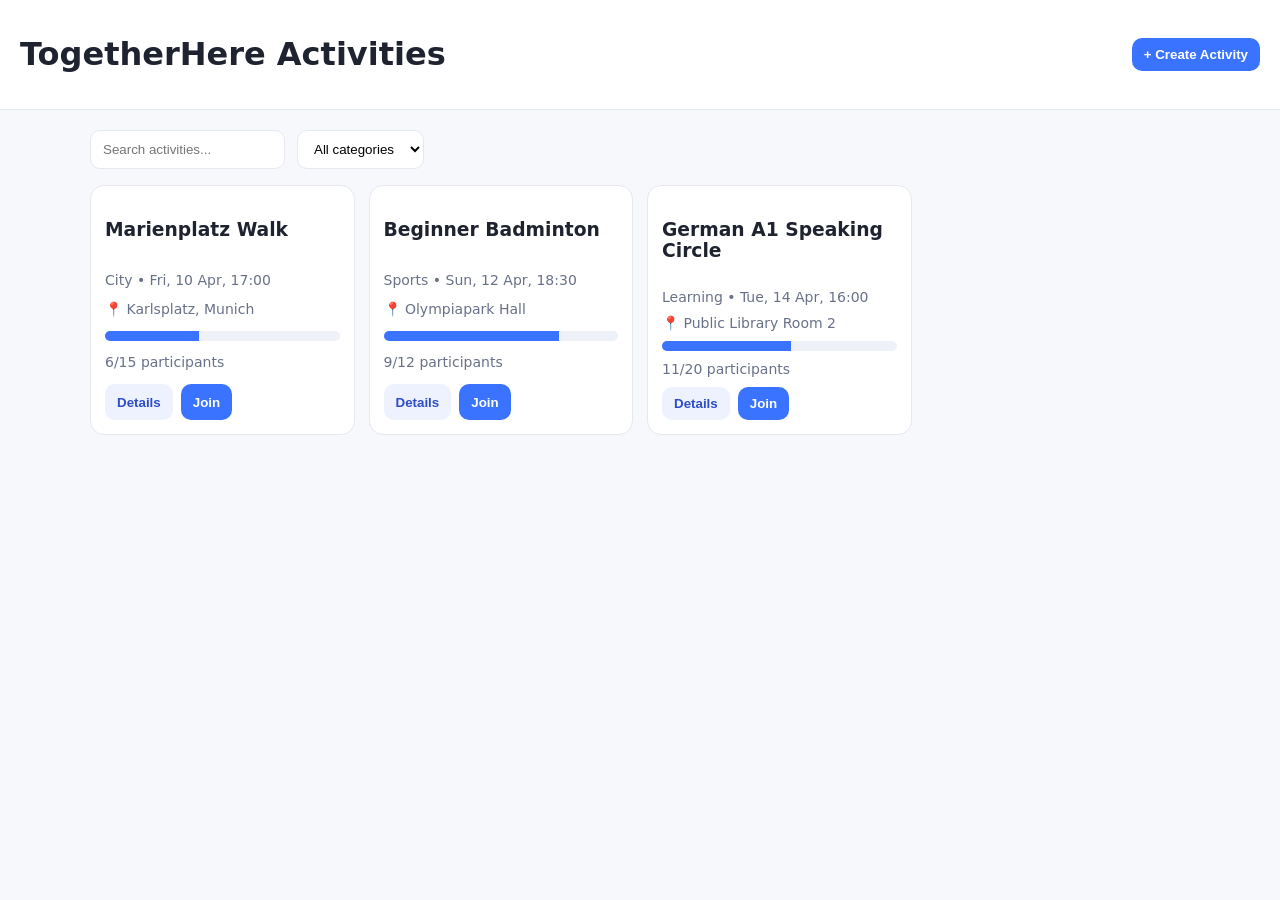
<file: activities.html>
<!doctype html>
<html lang="en">
<head>
  <meta charset="UTF-8" />
  <meta name="viewport" content="width=device-width, initial-scale=1.0" />
  <title>TogetherHere — Activities</title>
  <link rel="stylesheet" href="./activities.css" />
</head>
<body>
  <header class="topbar">
    <h1>TogetherHere Activities</h1>
    <button id="openCreateBtn" class="btn btn-primary">+ Create Activity</button>
  </header>

  <main class="container">
    <section class="controls">
      <label class="sr-only" for="searchInput">Search activities</label>
      <input id="searchInput" type="text" placeholder="Search activities..." />
      <label class="sr-only" for="categoryFilter">Filter by category</label>
      <select id="categoryFilter">
        <option value="all">All categories</option>
        <option value="city">City</option>
        <option value="sports">Sports</option>
        <option value="learning">Learning</option>
        <option value="social">Social</option>
      </select>
    </section>

    <section id="activityGrid" class="grid" aria-live="polite"></section>
  </main>

  <!-- Create Activity Modal -->
  <div id="createModal" class="modal-backdrop hidden" role="dialog" aria-modal="true" aria-labelledby="createTitle">
    <div class="modal">
      <div class="modal-header">
        <h2 id="createTitle">Create Activity</h2>
        <button id="closeCreateBtn" class="icon-btn" aria-label="Close">✕</button>
      </div>

      <form id="createForm" class="form" novalidate>
        <label>Title <input name="title" required minlength="3" /></label>
        <label>Category
          <select name="category" required>
            <option value="city">City</option>
            <option value="sports">Sports</option>
            <option value="learning">Learning</option>
            <option value="social">Social</option>
          </select>
        </label>
        <label>Location <input name="location" required /></label>
        <label>Date & Time <input name="datetime" type="datetime-local" required /></label>
        <label>Max participants <input name="capacity" type="number" min="2" value="10" required /></label>
        <label>Description
          <textarea name="description" rows="4" required minlength="20"></textarea>
        </label>
        <button class="btn btn-primary" type="submit">Add Activity</button>
      </form>
    </div>
  </div>

  <!-- Details Modal -->
  <div id="detailsModal" class="modal-backdrop hidden" role="dialog" aria-modal="true" aria-labelledby="detailsTitle">
    <div class="modal">
      <div class="modal-header">
        <h2 id="detailsTitle">Activity Details</h2>
        <button id="closeDetailsBtn" class="icon-btn" aria-label="Close">✕</button>
      </div>
      <div id="detailsContent"></div>
    </div>
  </div>

  <!-- Toast -->
  <div id="toast" class="toast hidden" role="status" aria-live="polite"></div>

  <script src="./activities.js"></script>
</body>
</html>
</file>
<file: activities.css>
:root {
  --bg: #f7f8fb;
  --card: #ffffff;
  --text: #1f2330;
  --muted: #697189;
  --primary: #3a73ff;
  --success: #1fa971;
  --danger: #d54b4b;
  --border: #e6e8ef;
  --radius: 14px;
}

* { box-sizing: border-box; }
body {
  margin: 0;
  font-family: Inter, system-ui, Arial, sans-serif;
  background: var(--bg);
  color: var(--text);
}

.topbar {
  position: sticky;
  top: 0;
  z-index: 5;
  background: white;
  border-bottom: 1px solid var(--border);
  padding: 14px 20px;
  display: flex;
  justify-content: space-between;
  align-items: center;
}

.container {
  width: min(1100px, 92vw);
  margin: 20px auto 40px;
}

.controls {
  display: flex;
  gap: 12px;
  margin-bottom: 16px;
}
.controls input, .controls select {
  padding: 10px 12px;
  border-radius: 10px;
  border: 1px solid var(--border);
  background: white;
}

.grid {
  display: grid;
  gap: 14px;
  grid-template-columns: repeat(auto-fill, minmax(260px, 1fr));
}

.card {
  background: var(--card);
  border: 1px solid var(--border);
  border-radius: var(--radius);
  padding: 14px;
  display: grid;
  gap: 10px;
}

.meta { color: var(--muted); font-size: 14px; }
.progress-wrap {
  height: 10px;
  background: #eef1f8;
  border-radius: 999px;
  overflow: hidden;
}
.progress {
  height: 100%;
  background: var(--primary);
  width: 0%;
  transition: width 220ms ease;
}

.actions {
  display: flex;
  gap: 8px;
  flex-wrap: wrap;
}

.btn {
  border: none;
  border-radius: 10px;
  padding: 9px 12px;
  font-weight: 600;
  cursor: pointer;
}
.btn:focus-visible,
.icon-btn:focus-visible,
input:focus-visible,
select:focus-visible,
textarea:focus-visible {
  outline: 3px solid #9bb7ff;
  outline-offset: 1px;
}
.btn-primary { background: var(--primary); color: white; }
.btn-secondary { background: #eef2ff; color: #2d4cc8; }
.btn-danger { background: #ffecef; color: var(--danger); }

.icon-btn {
  border: 1px solid var(--border);
  background: white;
  border-radius: 8px;
  cursor: pointer;
  padding: 4px 8px;
}

.modal-backdrop {
  position: fixed; inset: 0;
  background: rgba(15,20,40,0.42);
  display: grid;
  place-items: center;
  z-index: 20;
}
.modal {
  width: min(560px, 92vw);
  max-height: 88vh;
  overflow: auto;
  background: white;
  border-radius: var(--radius);
  border: 1px solid var(--border);
  padding: 14px;
}
.modal-header {
  display: flex; justify-content: space-between; align-items: center;
}
.form { display: grid; gap: 10px; }
.form input, .form select, .form textarea {
  width: 100%;
  margin-top: 4px;
  padding: 10px;
  border: 1px solid var(--border);
  border-radius: 10px;
}

.toast {
  position: fixed;
  right: 16px;
  bottom: 16px;
  background: #1f2330;
  color: white;
  padding: 10px 14px;
  border-radius: 10px;
  z-index: 40;
}
.hidden { display: none !important; }

.sr-only {
  position: absolute;
  width: 1px;
  height: 1px;
  padding: 0;
  margin: -1px;
  overflow: hidden;
  clip: rect(0, 0, 0, 0);
  white-space: nowrap;
  border: 0;
}
</file>
